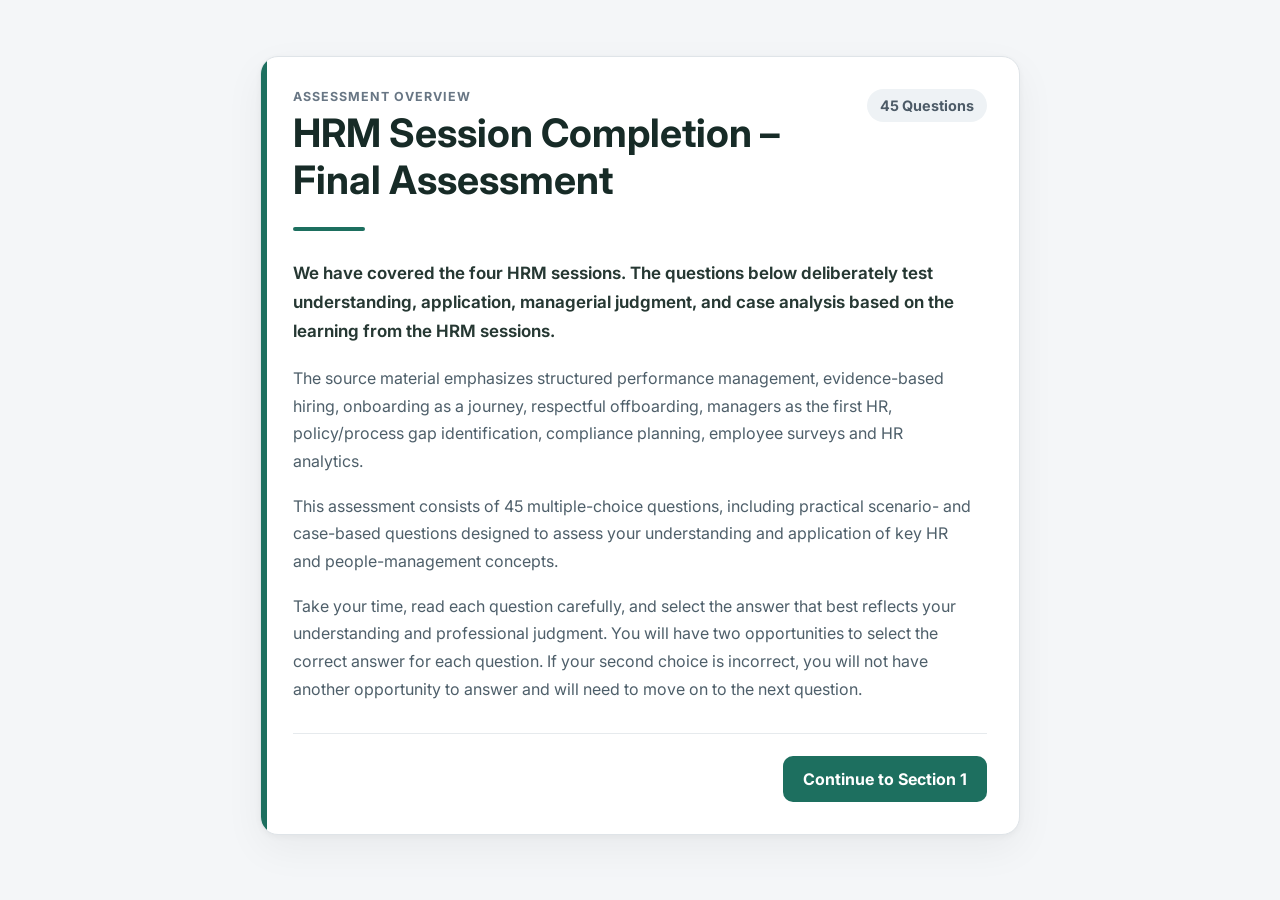
<file: index.html>
<!DOCTYPE html>
<html lang="en">
<head>
  <meta charset="UTF-8">
  <meta name="viewport" content="width=device-width, initial-scale=1">
  <meta name="description" content="BlinkNow Leadership Development Program HRM Session Final Assessment">
  <title>HRM Session Final Assessment</title>
  <link rel="stylesheet" href="style.css">
  <link rel="stylesheet" href="assessment.css?v=15">
  <link rel="stylesheet" href="section-intro.css?v=15">
  <link rel="stylesheet" href="certificate-updates.css?v=16">
</head>
<body>
  <main class="page-container">
    <section id="quiz-screen" class="quiz-card" hidden>
      <header class="quiz-header">
        <div>
          <p id="section-label" class="eyebrow">HRM Session Assessment</p>
          <h1 id="quiz-title">HRM Session Final Assessment</h1>
        </div>
        <div id="question-counter-trigger" class="question-counter" aria-label="Question 1 of 45">
          <span id="current-question-number">1</span> / <span id="total-question-count">45</span>
        </div>
      </header>

      <div class="progress-track" role="progressbar" aria-label="Assessment progress" aria-valuemin="0" aria-valuemax="100" aria-valuenow="0">
        <div id="progress-bar" class="progress-bar"></div>
      </div>

      <div class="question-area">
        <details id="question-context" class="question-context" hidden>
          <summary id="context-title" class="context-title"></summary>
          <p id="context-text" class="context-text"></p>
        </details>

        <h2 id="question-text" class="question-text">Loading question...</h2>
        <div id="answer-options" class="answer-options" aria-label="Answer choices"></div>
        <div id="feedback" class="feedback" aria-live="polite" hidden></div>
      </div>

      <div class="quiz-actions">
        <button id="next-button" class="primary-button" type="button" disabled>Next Question</button>
      </div>
    </section>

    <section id="section-screen" class="quiz-card section-intro-card" hidden>
      <header class="section-intro-header">
        <div>
          <p id="section-intro-kicker" class="eyebrow">Section Overview</p>
          <h1 id="section-intro-title">Section Title</h1>
        </div>
        <div id="section-intro-count" class="question-counter">1 / 5</div>
      </header>

      <div class="section-intro-rule" aria-hidden="true"></div>
      <div id="section-intro-description" class="section-intro-description"></div>

      <div class="section-intro-actions">
        <button id="section-continue-button" class="primary-button" type="button">Begin Section</button>
      </div>
    </section>

    <section id="completion-screen" class="completion-card result-card" hidden>
      <div id="completion-icon" class="completion-icon" aria-hidden="true">✓</div>
      <p id="result-eyebrow" class="eyebrow">Assessment Complete</p>
      <h1 id="result-title">Assessment Result</h1>
      <p id="result-summary" class="completion-description"></p>
      <div id="result-score" class="result-score" aria-live="polite"></div>

      <form id="certificate-form" class="name-form" hidden>
        <label for="participant-name">Full Name</label>
        <input id="participant-name" name="participant-name" type="text" autocomplete="name" maxlength="100" placeholder="Enter your full name" required>

        <label for="participant-email">Email Address</label>
        <input id="participant-email" name="participant-email" type="email" autocomplete="email" maxlength="254" placeholder="Enter your approved email address" required>
        <div id="certificate-access-error" class="feedback incorrect-feedback" role="alert" hidden></div>

        <div class="result-form-actions">
          <button id="participation-restart-button" class="secondary-button" type="button" hidden>Restart Assessment</button>
          <button id="certificate-submit-button" class="primary-button" type="submit">View Certificate</button>
        </div>
      </form>

      <div id="restart-panel" class="restart-panel" hidden>
        <button id="restart-assessment-button" class="primary-button" type="button">Restart Assessment</button>
      </div>
    </section>

    <section id="certificate-screen" hidden>
      <div id="certificate" class="certificate certificate-hrm" aria-label="Certificate of Completion">
        <div class="certificate-border">
          <div class="certificate-content">
            <div class="certificate-watermark" aria-hidden="true">
              <img src="assets/blinknow-logo.png?v=15" alt="">
            </div>

            <img class="certificate-brand-logo" src="assets/blinknow-logo.png?v=15" alt="BlinkNow">
            <p class="certificate-program-title">BlinkNow Leadership Development Program - 2026</p>

            <h1 id="certificate-heading" class="certificate-heading">Certificate of Completion</h1>

            <div class="certificate-ornament" aria-hidden="true">
              <span class="ornament-line"></span>
              <span class="ornament-symbol">◇ ◆ ◇</span>
              <span class="ornament-line"></span>
            </div>

            <p class="certificate-intro">proudly presented to</p>
            <div id="certificate-name" class="certificate-name">Participant Name</div>

            <p id="certificate-copy" class="certificate-copy">For successful completion of the Human Resources Management Sessions</p>

            <div class="certificate-meta">
              <span id="certificate-date"></span>
            </div>
          </div>
        </div>
      </div>

      <div class="certificate-actions">
        <p>Screenshot the certificate above or save it as a PDF.</p>
        <div class="certificate-action-buttons">
          <button id="certificate-restart-button" class="secondary-button" type="button" hidden>Restart Assessment</button>
          <button id="print-certificate-button" class="primary-button" type="button">Print / Save as PDF</button>
        </div>
      </div>
    </section>
  </main>

  <script src="questions-1.js?v=15"></script>
  <script src="questions-2.js?v=15"></script>
  <script src="questions-3.js?v=15"></script>
  <script src="case-studies.js?v=15"></script>
  <script src="section-descriptions.js?v=15"></script>
  <script src="email-whitelist.js?v=15"></script>
  <script src="app-state.js?v=15"></script>
  <script src="app-display.js?v=15"></script>
  <script src="app-compat.js?v=15"></script>
  <script src="app-answer.js?v=15"></script>
  <script src="app-finish.js?v=15"></script>
</body>
</html>
</file>
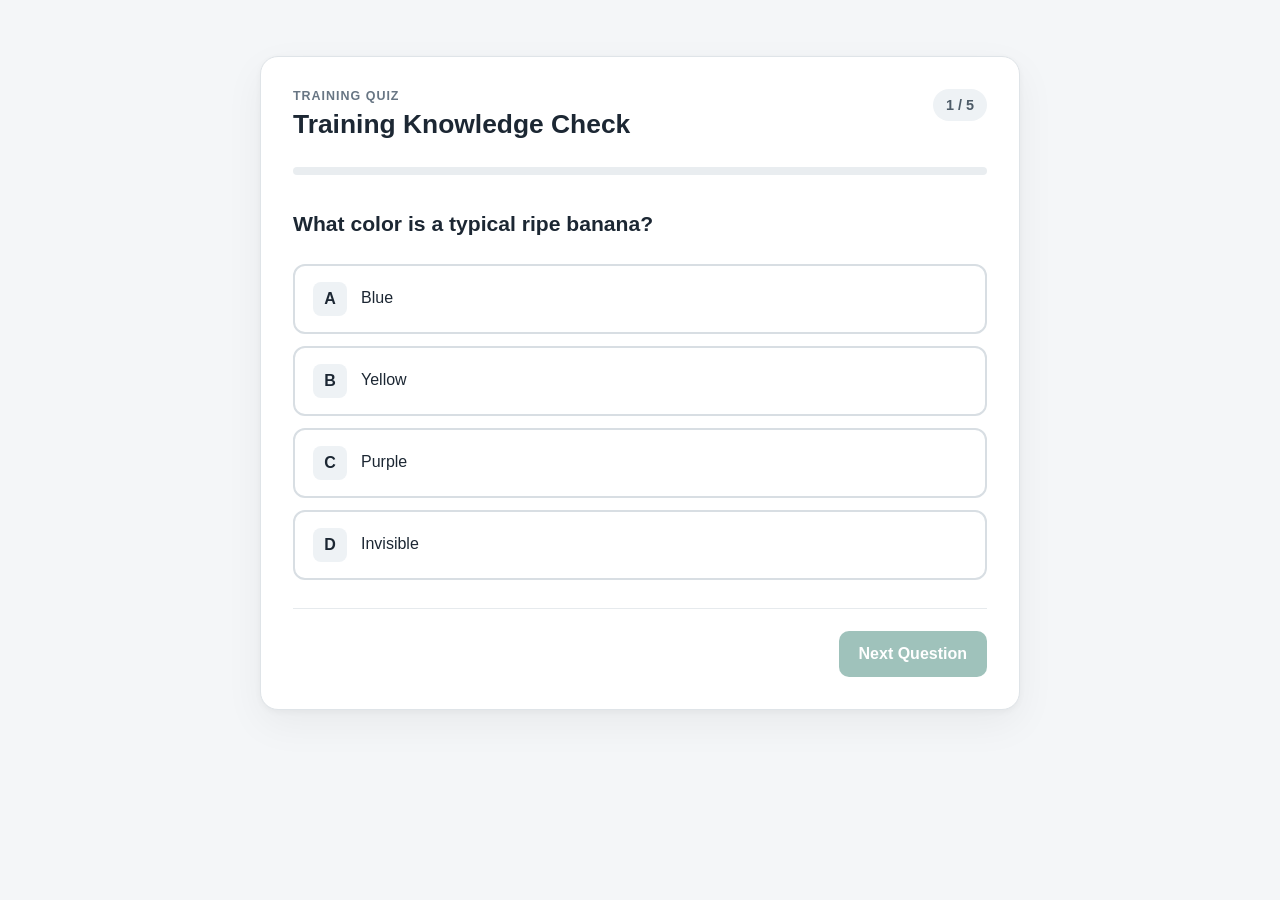
<file: index-2.html>
<!DOCTYPE html>
<html lang="en">
<head>
  <meta charset="UTF-8">
  <meta name="viewport" content="width=device-width, initial-scale=1.0">
  <title>Training Quiz</title>
  <link rel="stylesheet" href="style.css">
</head>
<body>
  <main class="page-container">

    <section id="quiz-screen" class="quiz-card">
      <header class="quiz-header">
        <div>
          <p class="eyebrow">Training Quiz</p>
          <h1 id="quiz-title">Training Knowledge Check</h1>
        </div>

        <div class="question-counter">
          <span id="current-question-number">1</span>
          <span>/</span>
          <span id="total-question-count">5</span>
        </div>
      </header>

      <div
        class="progress-track"
        role="progressbar"
        aria-label="Quiz progress"
        aria-valuemin="0"
        aria-valuemax="100"
        aria-valuenow="0"
      >
        <div id="progress-bar" class="progress-bar"></div>
      </div>

      <div class="question-area">
        <h2 id="question-text" class="question-text">Loading question...</h2>

        <div
          id="answer-options"
          class="answer-options"
          aria-label="Answer choices"
        ></div>

        <div
          id="feedback"
          class="feedback"
          aria-live="polite"
          hidden
        ></div>
      </div>

      <div class="quiz-actions">
        <button
          id="next-button"
          class="primary-button"
          type="button"
          disabled
        >
          Next Question
        </button>
      </div>
    </section>

    <section id="completion-screen" class="completion-card" hidden>
      <div class="completion-icon" aria-hidden="true">✓</div>
      <p class="eyebrow">Quiz Complete</p>
      <h1>Training Completed</h1>

      <p class="completion-description">
        You completed all 5 questions. Enter your full name below to generate your certificate of completion.
      </p>

      <form id="certificate-form" class="name-form">
        <label for="participant-name">Full Name</label>

        <input
          id="participant-name"
          name="participant-name"
          type="text"
          autocomplete="name"
          maxlength="100"
          placeholder="Enter your full name"
          required
        >

        <button class="primary-button" type="submit">
          Generate Certificate
        </button>
      </form>
    </section>

    <section id="certificate-screen" hidden>
      <div
        id="certificate"
        class="certificate"
        aria-label="Certificate of Completion"
      >
        <div class="certificate-border">
          <div class="certificate-content">
            <div class="certificate-logo">KV</div>

            <p class="certificate-organization">Kopila Valley</p>

            <h1 class="certificate-heading">
              Certificate of Completion
            </h1>

            <p class="certificate-intro">This certifies that</p>

            <div id="certificate-name" class="certificate-name">
              Participant Name
            </div>

            <p class="certificate-copy">
              has successfully completed
            </p>

            <h2 id="certificate-course-title" class="certificate-course">
              Training Knowledge Check
            </h2>

            <div class="certificate-details">
              <div>
                <span class="detail-label">Completion Date</span>
                <strong id="certificate-date"></strong>
              </div>

              <div>
                <span class="detail-label">Completion</span>
                <strong id="certificate-score">5 of 5 Questions</strong>
              </div>
            </div>

            <p class="certificate-footer">
              Certificate generated upon successful completion of the training.
            </p>
          </div>
        </div>
      </div>

      <div class="certificate-actions">
        <p>Screenshot the certificate above or save it as a PDF.</p>

        <button
          id="print-certificate-button"
          class="primary-button"
          type="button"
        >
          Print / Save as PDF
        </button>
      </div>
    </section>

  </main>

  <script src="quiz.js"></script>
</body>
</html>
</file>
<file: style.css>
* {
  box-sizing: border-box;
}

html {
  font-family:
    Inter,
    -apple-system,
    BlinkMacSystemFont,
    "Segoe UI",
    Roboto,
    Helvetica,
    Arial,
    sans-serif;
}

body {
  margin: 0;
  min-height: 100vh;
  background: #f4f6f8;
  color: #1c2733;
}

button,
input {
  font: inherit;
}

button {
  cursor: pointer;
}

[hidden] {
  display: none !important;
}

.page-container {
  width: min(760px, calc(100% - 32px));
  margin: 0 auto;
  padding: 56px 0;
}

.quiz-card,
.completion-card {
  background: #ffffff;
  border: 1px solid #dfe4e8;
  border-radius: 18px;
  padding: 32px;
  box-shadow:
    0 2px 6px rgba(0, 0, 0, 0.04),
    0 14px 40px rgba(0, 0, 0, 0.05);
}

.eyebrow {
  margin: 0 0 5px;
  color: #687684;
  font-size: 0.78rem;
  font-weight: 700;
  letter-spacing: 0.08em;
  text-transform: uppercase;
}

h1,
h2,
p {
  margin-top: 0;
}

.quiz-header h1 {
  margin-bottom: 0;
  font-size: 1.65rem;
  line-height: 1.25;
}

.quiz-header {
  display: flex;
  align-items: flex-start;
  justify-content: space-between;
  gap: 24px;
}

.question-counter {
  flex: 0 0 auto;
  background: #eef2f5;
  border-radius: 999px;
  padding: 8px 13px;
  color: #4d5b67;
  font-size: 0.9rem;
  font-weight: 700;
}

.progress-track {
  width: 100%;
  height: 8px;
  margin: 26px 0 34px;
  overflow: hidden;
  background: #e9edf0;
  border-radius: 999px;
}

.progress-bar {
  width: 0%;
  height: 100%;
  background: #1d6f5f;
  border-radius: inherit;
  transition: width 200ms ease;
}

.question-area {
  min-height: 300px;
}

.question-text {
  margin-bottom: 24px;
  font-size: 1.32rem;
  line-height: 1.45;
}

.answer-options {
  display: grid;
  gap: 12px;
}

.answer-button {
  width: 100%;
  display: flex;
  align-items: center;
  gap: 14px;
  padding: 16px 18px;
  text-align: left;
  color: #1c2733;
  background: #ffffff;
  border: 2px solid #d8dee3;
  border-radius: 12px;
  transition:
    border-color 120ms ease,
    background-color 120ms ease,
    transform 80ms ease;
}

.answer-button:hover:not(:disabled) {
  border-color: #98a5af;
  background: #fafbfc;
}

.answer-button:active:not(:disabled) {
  transform: scale(0.995);
}

.answer-button:focus-visible,
.primary-button:focus-visible,
input:focus-visible {
  outline: 3px solid rgba(29, 111, 95, 0.25);
  outline-offset: 2px;
}

.answer-letter {
  flex: 0 0 auto;
  display: grid;
  place-items: center;
  width: 34px;
  height: 34px;
  background: #eef2f5;
  border-radius: 8px;
  font-weight: 700;
}

.answer-label {
  flex: 1;
  line-height: 1.4;
}

.answer-button.correct {
  border-color: #218558;
  background: #edf8f2;
}

.answer-button.correct .answer-letter {
  color: #ffffff;
  background: #218558;
}

.answer-button.incorrect {
  border-color: #c74a4a;
  background: #fff3f3;
}

.answer-button.incorrect .answer-letter {
  color: #ffffff;
  background: #c74a4a;
}

.feedback {
  margin-top: 18px;
  padding: 14px 16px;
  border-radius: 10px;
  font-weight: 650;
  line-height: 1.45;
}

.feedback.correct-feedback {
  color: #14583b;
  background: #edf8f2;
  border: 1px solid #b9dfcc;
}

.feedback.incorrect-feedback {
  color: #8a2929;
  background: #fff2f2;
  border: 1px solid #edc2c2;
}

.quiz-actions {
  display: flex;
  justify-content: flex-end;
  margin-top: 28px;
  padding-top: 22px;
  border-top: 1px solid #e6eaed;
}

.primary-button {
  min-height: 46px;
  padding: 12px 20px;
  color: #ffffff;
  background: #1d6f5f;
  border: none;
  border-radius: 10px;
  font-weight: 700;
  transition:
    background-color 120ms ease,
    opacity 120ms ease;
}

.primary-button:hover:not(:disabled) {
  background: #165b4e;
}

.primary-button:disabled {
  cursor: not-allowed;
  opacity: 0.42;
}

.completion-card {
  max-width: 620px;
  margin: 0 auto;
  text-align: center;
}

.completion-icon {
  display: grid;
  place-items: center;
  width: 64px;
  height: 64px;
  margin: 0 auto 22px;
  color: #ffffff;
  background: #218558;
  border-radius: 50%;
  font-size: 2rem;
  font-weight: 800;
}

.completion-card h1 {
  margin-bottom: 12px;
  font-size: 2rem;
}

.completion-description {
  max-width: 500px;
  margin: 0 auto 28px;
  color: #61707d;
  line-height: 1.6;
}

.name-form {
  display: grid;
  max-width: 420px;
  margin: 0 auto;
  gap: 12px;
  text-align: left;
}

.name-form label {
  font-size: 0.9rem;
  font-weight: 700;
}

.name-form input {
  width: 100%;
  height: 50px;
  padding: 0 14px;
  color: #17212a;
  background: #ffffff;
  border: 2px solid #d5dce1;
  border-radius: 10px;
  font-size: 1rem;
}

.name-form input:focus {
  border-color: #1d6f5f;
}

.name-form .primary-button {
  width: 100%;
  margin-top: 6px;
}

#certificate-screen {
  width: 100%;
}

.certificate {
  width: 100%;
  aspect-ratio: 1.414 / 1;
  background:
    linear-gradient(
      135deg,
      #ffffff 0%,
      #fafbf9 50%,
      #ffffff 100%
    );
  border: 1px solid #d6d9d4;
  padding: 18px;
  box-shadow:
    0 3px 8px rgba(0, 0, 0, 0.06),
    0 20px 50px rgba(0, 0, 0, 0.08);
}

.certificate-border {
  width: 100%;
  height: 100%;
  display: grid;
  place-items: center;
  border: 3px solid #1d6f5f;
  padding: 10px;
}

.certificate-content {
  width: 100%;
  height: 100%;
  display: flex;
  flex-direction: column;
  align-items: center;
  justify-content: center;
  border: 1px solid #bcc8c3;
  padding: 32px 42px;
  text-align: center;
}

.certificate-logo {
  display: grid;
  place-items: center;
  width: 52px;
  height: 52px;
  margin-bottom: 10px;
  color: #ffffff;
  background: #1d6f5f;
  border-radius: 50%;
  font-weight: 800;
  letter-spacing: 0.04em;
}

.certificate-organization {
  margin-bottom: 22px;
  color: #52615d;
  font-size: 0.78rem;
  font-weight: 800;
  letter-spacing: 0.15em;
  text-transform: uppercase;
}

.certificate-heading {
  margin-bottom: 20px;
  color: #172b27;
  font-family: Georgia, "Times New Roman", serif;
  font-size: clamp(2rem, 5vw, 3rem);
  font-weight: 500;
}

.certificate-intro,
.certificate-copy {
  margin-bottom: 10px;
  color: #66736f;
  font-family: Georgia, "Times New Roman", serif;
  font-size: 1rem;
  font-style: italic;
}

.certificate-name {
  min-width: 62%;
  margin-bottom: 14px;
  padding: 4px 20px 9px;
  color: #1d6f5f;
  border-bottom: 1px solid #a7b3ae;
  font-family: Georgia, "Times New Roman", serif;
  font-size: clamp(1.8rem, 5vw, 2.8rem);
  font-weight: 600;
}

.certificate-course {
  margin: 5px 0 28px;
  color: #21322e;
  font-size: clamp(1.2rem, 3vw, 1.65rem);
}

.certificate-details {
  width: min(480px, 100%);
  display: grid;
  grid-template-columns: 1fr 1fr;
  gap: 30px;
  margin-top: 4px;
}

.certificate-details > div {
  display: flex;
  flex-direction: column;
  gap: 5px;
}

.detail-label {
  color: #78847f;
  font-size: 0.72rem;
  font-weight: 800;
  letter-spacing: 0.08em;
  text-transform: uppercase;
}

.certificate-details strong {
  color: #263833;
  font-size: 0.95rem;
}

.certificate-footer {
  margin: 26px 0 0;
  color: #82908b;
  font-size: 0.7rem;
}

.certificate-actions {
  margin-top: 26px;
  text-align: center;
}

.certificate-actions p {
  margin-bottom: 14px;
  color: #687684;
  font-size: 0.9rem;
}

@media (max-width: 600px) {
  .page-container {
    width: min(100% - 20px, 760px);
    padding: 20px 0;
  }

  .quiz-card,
  .completion-card {
    padding: 22px 18px;
    border-radius: 14px;
  }

  .quiz-header {
    gap: 12px;
  }

  .quiz-header h1 {
    font-size: 1.3rem;
  }

  .question-area {
    min-height: unset;
  }

  .question-text {
    font-size: 1.15rem;
  }

  .answer-button {
    padding: 14px;
  }

  .quiz-actions .primary-button {
    width: 100%;
  }

  .certificate {
    padding: 7px;
  }

  .certificate-border {
    padding: 5px;
    border-width: 2px;
  }

  .certificate-content {
    padding: 12px 16px;
  }

  .certificate-logo {
    width: 34px;
    height: 34px;
    margin-bottom: 5px;
    font-size: 0.72rem;
  }

  .certificate-organization {
    margin-bottom: 8px;
    font-size: 0.52rem;
  }

  .certificate-heading {
    margin-bottom: 9px;
    font-size: clamp(1.25rem, 7vw, 2rem);
  }

  .certificate-intro,
  .certificate-copy {
    margin-bottom: 4px;
    font-size: 0.65rem;
  }

  .certificate-name {
    margin-bottom: 6px;
    padding-bottom: 4px;
    font-size: clamp(1.1rem, 7vw, 1.8rem);
  }

  .certificate-course {
    margin: 3px 0 10px;
    font-size: clamp(0.8rem, 4vw, 1.1rem);
  }

  .certificate-details {
    gap: 12px;
  }

  .detail-label {
    font-size: 0.45rem;
  }

  .certificate-details strong {
    font-size: 0.58rem;
  }

  .certificate-footer {
    margin-top: 10px;
    font-size: 0.42rem;
  }
}

@media print {
  @page {
    size: landscape;
    margin: 0;
  }

  body {
    background: #ffffff;
  }

  body * {
    visibility: hidden;
  }

  #certificate,
  #certificate * {
    visibility: visible;
  }

  #certificate {
    position: absolute;
    left: 0;
    top: 0;
    width: 100%;
    border: none;
    box-shadow: none;
  }

  .certificate-actions {
    display: none;
  }
}
</file>
<file: assessment.css>
@import url("https://fonts.googleapis.com/css2?family=Cormorant+Garamond:wght@600;700&family=Great+Vibes&family=Inter:wght@400;600;700&display=swap");

.question-context {
  margin: 0 0 24px;
  overflow: hidden;
  background: #f7f9fa;
  border: 1px solid #dfe5e8;
  border-radius: 12px;
}

.context-title {
  padding: 14px 16px;
  color: #31423d;
  font-size: 0.9rem;
  font-weight: 800;
  line-height: 1.4;
  cursor: pointer;
}

.context-title:hover {
  background: #f0f4f3;
}

.context-text {
  padding: 0 16px 16px;
  margin: 0;
  color: #52616d;
  font-size: 0.94rem;
  line-height: 1.65;
  white-space: pre-line;
}

#question-counter-trigger {
  user-select: none;
  -webkit-user-select: none;
}

.result-card {
  max-width: 640px;
}

.result-score {
  width: fit-content;
  margin: 0 auto 26px;
  padding: 11px 16px;
  color: #315b8a;
  background: #eef4f9;
  border: 1px solid #cbdbe8;
  border-radius: 999px;
  font-size: 1rem;
  font-weight: 800;
}

.restart-panel {
  display: flex;
  justify-content: center;
}

.completion-icon.retry-icon {
  background: #a66c24;
}

#certificate-screen {
  width: min(1080px, calc(100vw - 32px));
  margin-left: 50%;
  transform: translateX(-50%);
}

.certificate.certificate-hrm {
  width: 100%;
  aspect-ratio: 1.414 / 1;
  overflow: hidden;
  padding: clamp(12px, 1.8vw, 22px);
  background: #ffffff;
  border: 1px solid #315b8a;
  box-shadow: 0 12px 36px rgba(28, 52, 80, 0.12);
}

.certificate-hrm .certificate-border {
  width: 100%;
  height: 100%;
  padding: clamp(10px, 1.4vw, 18px);
  border: 0;
  box-shadow: inset 0 0 0 3px #315b8a;
}

.certificate-hrm .certificate-content {
  width: 100%;
  height: 100%;
  display: grid;
  grid-template-rows: auto auto auto auto auto auto auto auto;
  align-content: center;
  justify-items: center;
  gap: clamp(4px, 0.65vw, 9px);
  overflow: hidden;
  padding: clamp(16px, 2.5vw, 32px) clamp(28px, 5vw, 72px);
  border: 0;
  box-shadow: inset 0 0 0 1px rgba(49, 91, 138, 0.28);
  text-align: center;
}

.certificate-brand-logo {
  display: block;
  width: clamp(220px, 34vw, 365px);
  max-width: 58%;
  height: auto;
  margin: 0;
}

.certificate-program-title {
  margin: 0 0 clamp(3px, 0.6vw, 8px);
  color: #315b8a;
  font-family: "Inter", Arial, sans-serif;
  font-size: clamp(0.78rem, 1.45vw, 1rem);
  font-weight: 700;
  letter-spacing: 0.02em;
}

.certificate-hrm .certificate-heading {
  margin: 0;
  color: #315b8a;
  font-family: "Cormorant Garamond", Georgia, "Times New Roman", serif;
  font-size: clamp(2rem, 4.5vw, 3.45rem);
  font-weight: 700;
  letter-spacing: 0.035em;
  line-height: 1;
  text-transform: uppercase;
  white-space: nowrap;
}

.certificate-ornament {
  width: min(720px, 86%);
  display: grid;
  grid-template-columns: 1fr auto 1fr;
  align-items: center;
  gap: 16px;
  color: #c49a43;
}

.ornament-line {
  height: 1px;
  background: #c49a43;
}

.ornament-symbol {
  font-family: Georgia, "Times New Roman", serif;
  font-size: clamp(0.9rem, 1.8vw, 1.3rem);
  letter-spacing: 0.2em;
  white-space: nowrap;
}

.certificate-hrm .certificate-intro,
.certificate-hrm .certificate-copy,
.certificate-meta {
  margin: 0;
  color: #3f638b;
  font-family: "Inter", Arial, sans-serif;
  font-style: normal;
}

.certificate-hrm .certificate-intro {
  font-size: clamp(0.86rem, 1.8vw, 1.2rem);
  font-weight: 500;
}

.certificate-hrm .certificate-name {
  min-width: 0;
  max-width: 92%;
  margin: 0;
  padding: 0;
  overflow-wrap: anywhere;
  border: 0;
  color: #c49a43;
  font-family: "Great Vibes", "Brush Script MT", cursive;
  font-size: clamp(2.7rem, 6.5vw, 5.1rem);
  font-weight: 400;
  line-height: 1.05;
}

.certificate-hrm .certificate-copy {
  max-width: 92%;
  font-size: clamp(0.78rem, 1.45vw, 1rem);
  line-height: 1.35;
}

.certificate-hrm .certificate-course {
  max-width: 92%;
  margin: 0;
  color: #315b8a;
  font-family: "Cormorant Garamond", Georgia, "Times New Roman", serif;
  font-size: clamp(1.45rem, 3.2vw, 2.45rem);
  font-weight: 700;
  line-height: 1.05;
}

.certificate-meta {
  margin-top: clamp(5px, 0.9vw, 10px);
  font-size: clamp(0.72rem, 1.25vw, 0.92rem);
  font-weight: 600;
}

.certificate-actions {
  margin-top: 22px;
}

.certificate-action-buttons {
  display: flex;
  justify-content: center;
  gap: 12px;
}

.certificate-action-buttons .primary-button,
.certificate-action-buttons .secondary-button {
  min-width: 210px;
}

@media (max-width: 700px) {
  .context-title {
    padding: 12px 14px;
  }

  .context-text {
    padding: 0 14px 14px;
    font-size: 0.88rem;
  }

  #certificate-screen {
    width: calc(100vw - 20px);
  }

  .certificate.certificate-hrm {
    padding: 7px;
  }

  .certificate-hrm .certificate-border {
    padding: 6px;
    box-shadow: inset 0 0 0 2px #315b8a;
  }

  .certificate-hrm .certificate-content {
    gap: 2px;
    padding: 7px 13px;
  }

  .certificate-brand-logo {
    width: clamp(120px, 36vw, 190px);
    max-width: 52%;
  }

  .certificate-program-title {
    margin-bottom: 2px;
    font-size: clamp(0.4rem, 2vw, 0.62rem);
  }

  .certificate-hrm .certificate-heading {
    font-size: clamp(1.05rem, 5vw, 1.75rem);
  }

  .certificate-ornament {
    width: 88%;
    gap: 7px;
  }

  .ornament-symbol {
    font-size: 0.62rem;
  }

  .certificate-hrm .certificate-intro {
    font-size: clamp(0.48rem, 2.4vw, 0.75rem);
  }

  .certificate-hrm .certificate-name {
    font-size: clamp(1.45rem, 8vw, 2.6rem);
  }

  .certificate-hrm .certificate-copy {
    max-width: 96%;
    font-size: clamp(0.42rem, 2.05vw, 0.65rem);
  }

  .certificate-hrm .certificate-course {
    max-width: 96%;
    font-size: clamp(0.8rem, 4.1vw, 1.3rem);
  }

  .certificate-meta {
    margin-top: 1px;
    font-size: clamp(0.4rem, 1.9vw, 0.6rem);
  }
}

@page {
  size: 11in 8.5in;
  margin: 0.45in;
}

@media print {
  html,
  body {
    width: 100% !important;
    height: auto !important;
    margin: 0 !important;
    padding: 0 !important;
    overflow: visible !important;
    background: #ffffff !important;
    -webkit-print-color-adjust: exact;
    print-color-adjust: exact;
  }

  .page-container {
    width: 100% !important;
    margin: 0 !important;
    padding: 0 !important;
  }

  #certificate-screen {
    position: static !important;
    display: block !important;
    width: 100% !important;
    margin: 0 !important;
    transform: none !important;
    visibility: visible !important;
  }

  #certificate.certificate-hrm {
    position: relative !important;
    inset: auto !important;
    width: 100% !important;
    height: auto !important;
    max-width: none !important;
    max-height: none !important;
    aspect-ratio: 1.414 / 1 !important;
    margin: 0 auto !important;
    padding: 0.14in !important;
    overflow: hidden !important;
    border: 1pt solid #315b8a !important;
    box-shadow: none !important;
    page-break-inside: avoid !important;
    break-inside: avoid !important;
  }

  #certificate .certificate-border {
    padding: 0.11in !important;
    border: 0 !important;
    box-shadow: inset 0 0 0 2.2pt #315b8a !important;
  }

  #certificate .certificate-content {
    gap: 3pt !important;
    padding: 0.13in 0.42in !important;
    border: 0 !important;
    box-shadow: inset 0 0 0 0.65pt rgba(49, 91, 138, 0.32) !important;
  }

  #certificate .certificate-brand-logo {
    width: 185pt !important;
    max-width: none !important;
  }

  #certificate .certificate-program-title {
    margin-bottom: 2pt !important;
    font-size: 8.5pt !important;
  }

  #certificate .certificate-heading {
    font-size: 28pt !important;
    letter-spacing: 0.025em !important;
    white-space: nowrap !important;
  }

  #certificate .certificate-ornament {
    width: 82% !important;
    gap: 9pt !important;
  }

  #certificate .ornament-symbol {
    font-size: 9pt !important;
  }

  #certificate .certificate-intro {
    font-size: 10pt !important;
  }

  #certificate .certificate-name {
    max-width: 92% !important;
    font-size: 37pt !important;
  }

  #certificate .certificate-copy {
    max-width: 94% !important;
    font-size: 8.6pt !important;
  }

  #certificate .certificate-course {
    max-width: 94% !important;
    font-size: 18pt !important;
  }

  #certificate .certificate-meta {
    margin-top: 2pt !important;
    font-size: 8pt !important;
  }

  .certificate-actions {
    display: none !important;
  }
}

.result-form-actions {
  display: flex;
  align-items: stretch;
  gap: 12px;
  margin-top: 6px;
}

.result-form-actions .primary-button,
.result-form-actions .secondary-button {
  flex: 1;
}

.secondary-button {
  min-height: 46px;
  padding: 12px 20px;
  color: #1d6f5f;
  background: #ffffff;
  border: 2px solid #1d6f5f;
  border-radius: 10px;
  font-weight: 700;
  cursor: pointer;
  transition: background-color 120ms ease, color 120ms ease;
}

.secondary-button:hover {
  color: #ffffff;
  background: #1d6f5f;
}

.secondary-button:focus-visible {
  outline: 3px solid rgba(29, 111, 95, 0.25);
  outline-offset: 2px;
}

@media (max-width: 600px) {
  .result-form-actions {
    flex-direction: column-reverse;
  }
}

.result-form-actions .primary-button,
.result-form-actions .secondary-button {
  width: auto;
  margin-top: 0;
}

@media (max-width: 600px) {
  .certificate-action-buttons {
    flex-direction: column-reverse;
  }

  .certificate-action-buttons .primary-button,
  .certificate-action-buttons .secondary-button {
    width: 100%;
    min-width: 0;
  }
}
</file>
<file: section-intro.css>
.section-intro-card {
  position: relative;
  overflow: hidden;
}

.section-intro-card::before {
  content: "";
  position: absolute;
  inset: 0 auto 0 0;
  width: 6px;
  background: #1d6f5f;
}

.section-intro-header {
  display: flex;
  align-items: flex-start;
  justify-content: space-between;
  gap: 24px;
}

.section-intro-header h1 {
  max-width: 620px;
  margin: 0;
  color: #172b27;
  font-size: clamp(1.8rem, 4vw, 2.45rem);
  line-height: 1.2;
}

.section-intro-rule {
  width: 72px;
  height: 4px;
  margin: 24px 0 28px;
  background: #1d6f5f;
  border-radius: 999px;
}

.section-intro-description {
  max-width: 68ch;
  color: #4e5f6a;
  font-size: 1rem;
  line-height: 1.72;
}

.section-intro-description p {
  margin: 0 0 1.1em;
}

.section-intro-description p:first-child {
  color: #263833;
  font-size: 1.06rem;
  font-weight: 650;
}

.section-intro-description p:last-child {
  margin-bottom: 0;
}

.section-intro-actions {
  display: flex;
  justify-content: flex-end;
  margin-top: 30px;
  padding-top: 22px;
  border-top: 1px solid #e6eaed;
}

@media (max-width: 600px) {
  .section-intro-header {
    gap: 12px;
  }

  .section-intro-header h1 {
    font-size: 1.55rem;
  }

  .section-intro-description {
    font-size: 0.95rem;
    line-height: 1.65;
  }

  .section-intro-description p:first-child {
    font-size: 1rem;
  }

  .section-intro-actions .primary-button {
    width: 100%;
  }
}

@media print {
  #section-screen {
    display: none !important;
  }
}
</file>
<file: certificate-updates.css>
/* Certificate refinements requested for the final HRM assessment release. */

.certificate-hrm .certificate-content {
  position: relative;
  isolation: isolate;
  grid-template-rows: auto auto auto auto auto auto auto auto;
  gap: clamp(5px, 0.7vw, 10px);
}

.certificate-hrm .certificate-content > *:not(.certificate-watermark) {
  position: relative;
  z-index: 1;
}

/* Uses the official logo image, but clips the wordmark so only the bud appears. */
.certificate-watermark {
  position: absolute;
  z-index: 0;
  left: 50%;
  top: 50%;
  width: 42%;
  height: 80%;
  overflow: hidden;
  opacity: 0.04;
  transform: translate(-50%, -50%);
  pointer-events: none;
  user-select: none;
  -webkit-user-select: none;
}

.certificate-watermark img {
  position: absolute;
  left: 5%;
  top: 0;
  width: auto;
  max-width: none;
  height: 100%;
  background: transparent;
  mix-blend-mode: multiply;
}

.certificate-brand-logo {
  width: clamp(150px, 22vw, 240px);
  max-width: 38%;
  margin: 0 auto 4px;
  background: transparent;
  mix-blend-mode: multiply;
}

.certificate-program-title {
  margin-bottom: clamp(5px, 0.8vw, 10px);
}

.certificate-hrm .certificate-intro {
  margin-top: 2px;
}

.certificate-hrm .certificate-name {
  margin: 4px 0 8px;
}

.certificate-hrm .certificate-copy {
  max-width: 84%;
  margin: 8px 0 12px;
  font-size: clamp(0.88rem, 1.65vw, 1.12rem);
  font-weight: 700;
  line-height: 1.35;
}

.certificate-meta {
  margin-top: clamp(4px, 0.65vw, 8px);
}

@media (max-width: 700px) {
  .certificate-watermark {
    width: 42%;
    height: 80%;
  }

  .certificate-brand-logo {
    width: clamp(92px, 25vw, 145px);
    max-width: 34%;
    margin-bottom: 1px;
  }

  .certificate-program-title {
    margin-bottom: 2px;
  }

  .certificate-hrm .certificate-name {
    margin: 1px 0 3px;
  }

  .certificate-hrm .certificate-copy {
    max-width: 88%;
    margin: 2px 0 4px;
    font-size: clamp(0.46rem, 2.2vw, 0.7rem);
  }
}

@media print {
  #certificate .certificate-content {
    position: relative !important;
    isolation: isolate !important;
    gap: 3.5pt !important;
  }

  #certificate .certificate-content > *:not(.certificate-watermark) {
    position: relative !important;
    z-index: 1 !important;
  }

  #certificate .certificate-watermark {
    position: absolute !important;
    z-index: 0 !important;
    left: 50% !important;
    top: 50% !important;
    width: 42% !important;
    height: 80% !important;
    overflow: hidden !important;
    opacity: 0.04 !important;
    transform: translate(-50%, -50%) !important;
    display: block !important;
  }

  #certificate .certificate-watermark img {
    position: absolute !important;
    left: 5% !important;
    top: 0 !important;
    width: auto !important;
    max-width: none !important;
    height: 100% !important;
    background: transparent !important;
    mix-blend-mode: multiply !important;
  }

  #certificate .certificate-brand-logo {
    width: 135pt !important;
    max-width: 32% !important;
    margin: 0 auto 2pt !important;
    background: transparent !important;
    mix-blend-mode: multiply !important;
  }

  #certificate .certificate-program-title {
    margin-bottom: 4pt !important;
  }

  #certificate .certificate-name {
    margin: 2pt 0 5pt !important;
  }

  #certificate .certificate-copy {
    max-width: 84% !important;
    margin: 5pt 0 8pt !important;
    font-size: 10pt !important;
    font-weight: 700 !important;
    line-height: 1.3 !important;
  }

  #certificate .certificate-meta {
    margin-top: 3pt !important;
  }
}
</file>
